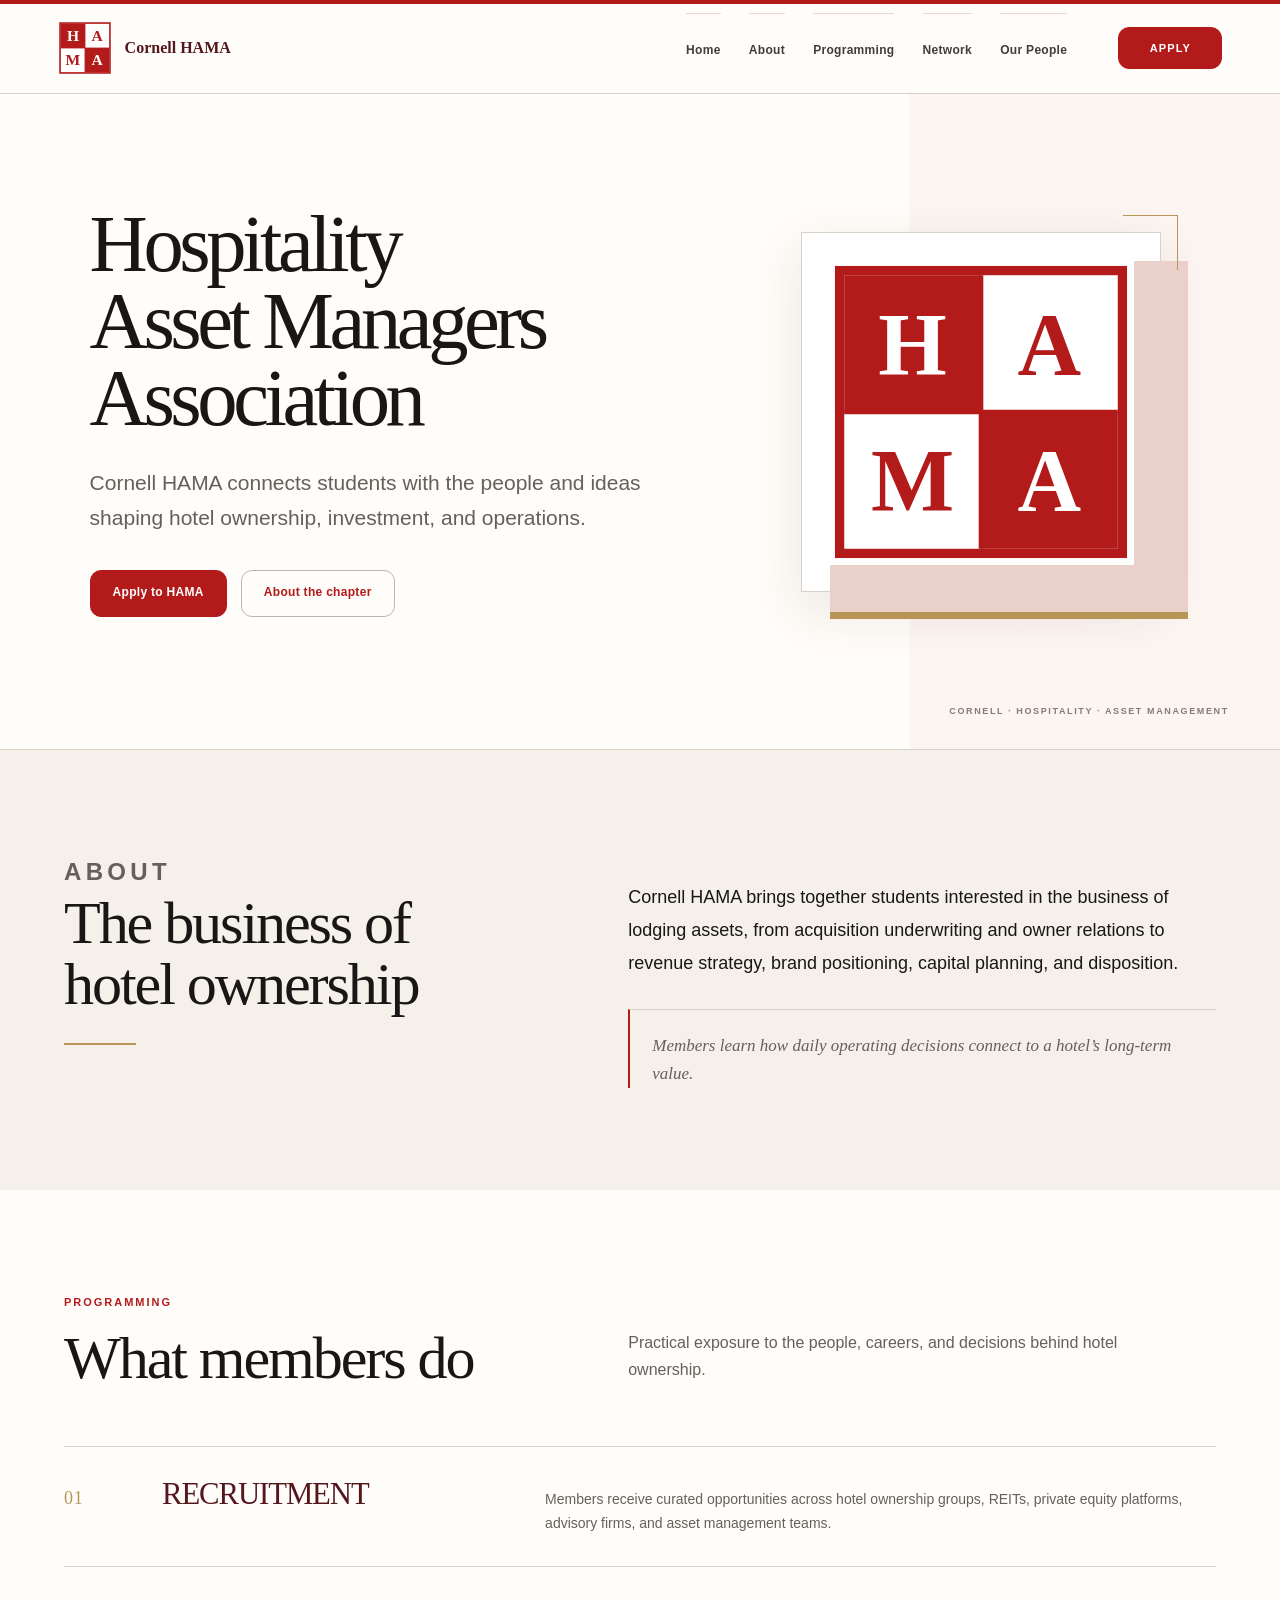
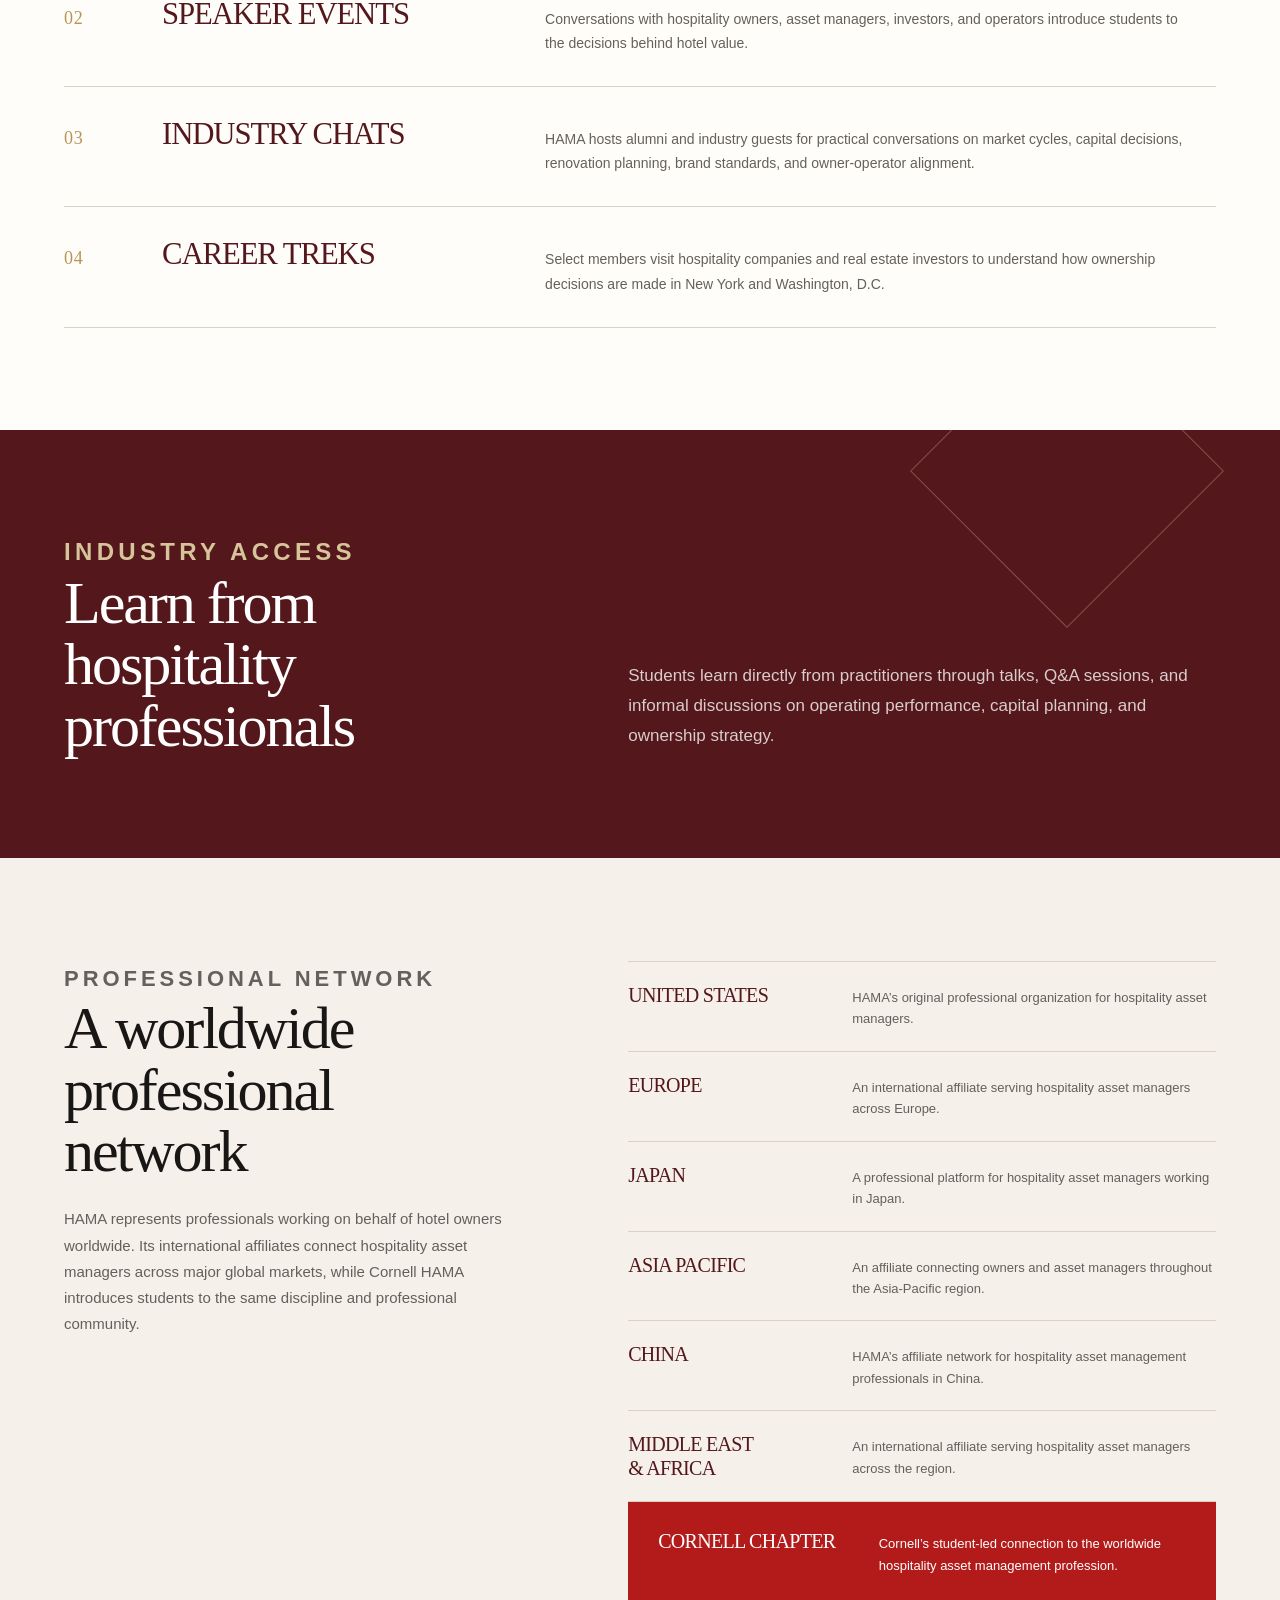
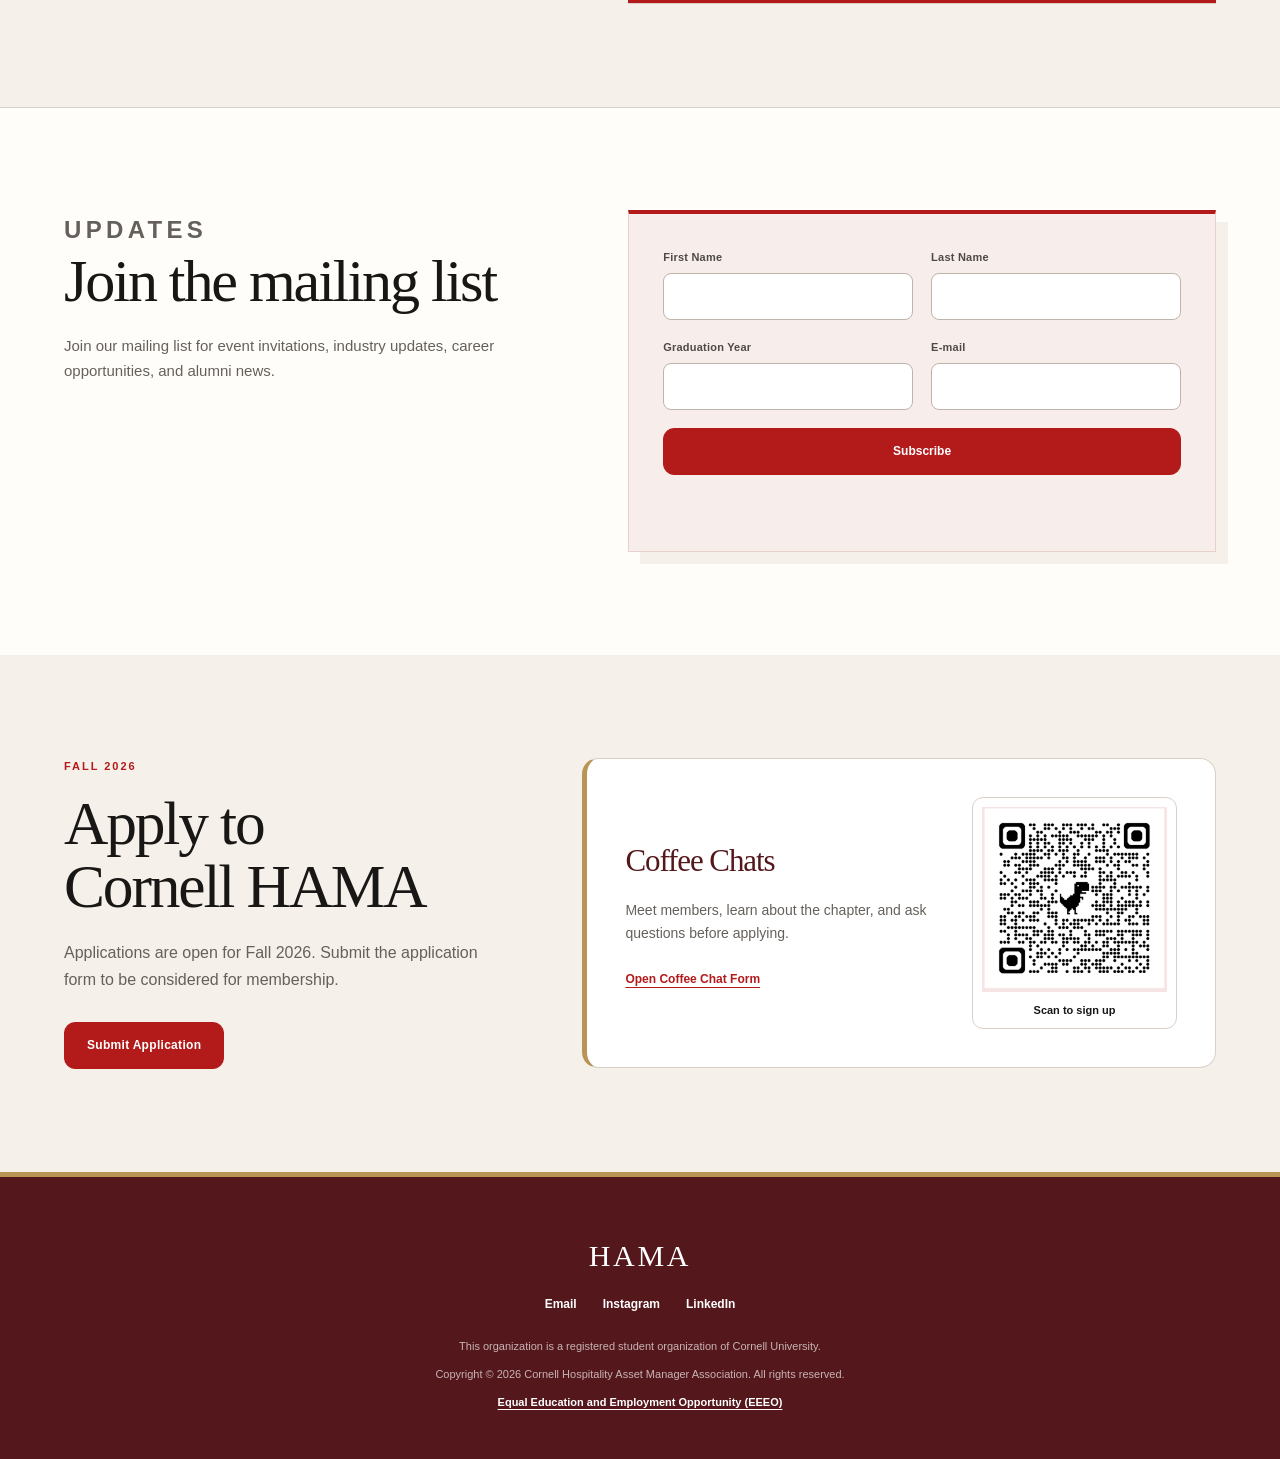
<file: index.html>
<!doctype html>
<html lang="en">
  <head>
    <meta charset="utf-8">
    <meta name="viewport" content="width=device-width, initial-scale=1">
    <title>Cornell Hospitality Asset Manager Association</title>
    <meta
      name="description"
      content="Cornell Hospitality Asset Manager Association connects students with hotel investment, operations, and asset management leaders."
    >
    <meta property="og:title" content="Cornell HAMA">
    <meta property="og:description" content="Cornell students exploring hotel ownership, investment, operations, and asset management.">
    <meta property="og:type" content="website">
    <meta property="og:url" content="https://cornellhama.com/">
    <meta property="og:image" content="https://cornellhama.com/assets/og-hama-2026.png">
    <meta property="og:image:alt" content="Cornell Hospitality Asset Management Association">
    <meta name="twitter:card" content="summary_large_image">
    <meta name="twitter:title" content="Cornell HAMA">
    <meta name="twitter:description" content="Cornell students exploring hotel ownership, investment, operations, and asset management.">
    <meta name="twitter:image" content="https://cornellhama.com/assets/og-hama-2026.png">
    <link rel="icon" href="assets/hama-mark.svg" type="image/svg+xml">
    <link rel="stylesheet" href="styles.css?v=20260830-2">
  <link rel="stylesheet" href="redesign.css?v=20260914-4">
  </head>
  <body>
    <a class="skip-link" href="#main">Skip to content</a>
    <header class="site-header" data-header>
      <a class="brand" href="/index.html#home" aria-label="Cornell HAMA home">
        <img class="brand-logo" src="assets/hama-mark.svg" alt="">
        <span class="brand-name" aria-hidden="true">Cornell HAMA</span>
      </a>

      <button class="menu-toggle" type="button" aria-expanded="false" aria-controls="site-nav" data-menu-toggle>
        <span></span>
        <span></span>
        <span></span>
        <span class="sr-only">Menu</span>
      </button>

      <nav class="site-nav" id="site-nav" data-nav>
        <a href="/index.html#home">Home</a>
        <a href="#about">About</a>
        <a href="#speaker-events">Programming</a>
        <a href="#network">Network</a>
        <a href="people.html">Our People</a>
      </nav>

      <a class="apply-link" href="#application">APPLY</a>
    </header>

    <main id="main">
      <section class="hero" id="home" aria-label="Cornell HAMA">
        <div class="hero-media" aria-hidden="true">
          <img src="assets/hama-mark.svg" alt="">
        </div>
        <div class="hero-content">
          <h1>Hospitality Asset Managers Association</h1>
          <p class="hero-deck">
            Cornell HAMA connects students with the people and ideas shaping hotel ownership, investment, and operations.
          </p>
          <div class="hero-actions">
            <a class="primary-action" href="#application">Apply to HAMA</a>
            <a class="text-action" href="#about">About the chapter</a>
          </div>
        </div>
        <a class="scroll-cue" href="#about" aria-label="Explore Cornell HAMA"><span></span></a>
      </section>

      <section class="section intro" id="about">
        <div class="section-inner intro-layout">
          <div>
            <p class="eyebrow">About</p>
            <h2>The business of hotel ownership</h2>
          </div>
          <div class="intro-copy">
            <p>
            Cornell HAMA brings together students interested in the business of lodging assets, from acquisition
            underwriting and owner relations to revenue strategy, brand positioning, capital planning, and disposition.
            </p>
            <p class="intro-note">Members learn how daily operating decisions connect to a hotel’s long-term value.</p>
          </div>
        </div>
      </section>

      <section class="section programming" id="speaker-events">
        <div class="section-inner">
          <div class="program-header">
            <p class="eyebrow">Programming</p>
            <h2>What members do</h2>
            <p>Practical exposure to the people, careers, and decisions behind hotel ownership.</p>
          </div>
          <div class="work-grid">
            <article>
              <h3>Recruitment</h3>
              <p>
                Members receive curated opportunities across hotel ownership groups, REITs, private equity platforms,
                advisory firms, and asset management teams.
              </p>
            </article>
            <article>
              <h3>Speaker Events</h3>
              <p>
                Conversations with hospitality owners, asset managers, investors, and operators introduce students to
                the decisions behind hotel value.
              </p>
            </article>
            <article>
              <h3>Industry Chats</h3>
              <p>
                HAMA hosts alumni and industry guests for practical conversations on market cycles, capital decisions,
                renovation planning, brand standards, and owner-operator alignment.
              </p>
            </article>
            <article>
              <h3>Career Treks</h3>
              <p>
                Select members visit hospitality companies and real estate investors to understand how ownership decisions
                are made in New York and Washington, D.C.
              </p>
            </article>
          </div>
        </div>
      </section>

      <section class="section feature-band" id="treks">
        <div class="section-inner split">
          <div>
            <p class="eyebrow">Industry access</p>
            <h2>Learn from hospitality professionals</h2>
          </div>
          <p>
            Students learn directly from practitioners through talks, Q&A sessions, and informal discussions on
            operating performance, capital planning, and ownership strategy.
          </p>
        </div>
      </section>

      <section class="section network" id="network">
        <div class="section-inner network-layout">
          <div>
            <p class="eyebrow">Professional network</p>
            <h2>A worldwide professional network</h2>
            <p>
              HAMA represents professionals working on behalf of hotel owners worldwide. Its international affiliates
              connect hospitality asset managers across major global markets, while Cornell HAMA introduces students
              to the same discipline and professional community.
            </p>
          </div>

          <div class="chapter-grid" aria-label="HAMA professional network and international affiliates">
            <article>
              <h3>United States</h3>
              <p>HAMA’s original professional organization for hospitality asset managers.</p>
            </article>
            <article>
              <h3>Europe</h3>
              <p>An international affiliate serving hospitality asset managers across Europe.</p>
            </article>
            <article>
              <h3>Japan</h3>
              <p>A professional platform for hospitality asset managers working in Japan.</p>
            </article>
            <article>
              <h3>Asia Pacific</h3>
              <p>An affiliate connecting owners and asset managers throughout the Asia-Pacific region.</p>
            </article>
            <article>
              <h3>China</h3>
              <p>HAMA’s affiliate network for hospitality asset management professionals in China.</p>
            </article>
            <article>
              <h3>Middle East &amp; Africa</h3>
              <p>An international affiliate serving hospitality asset managers across the region.</p>
            </article>
            <article class="student-chapter">
              <h3>Cornell Chapter</h3>
              <p>Cornell’s student-led connection to the worldwide hospitality asset management profession.</p>
            </article>
          </div>
        </div>
      </section>

      <section class="section subscribe" id="updates">
        <div class="section-inner subscribe-layout">
          <div>
            <p class="eyebrow">Updates</p>
            <h2>Join the mailing list</h2>
            <p>
              Join our mailing list for event invitations, industry updates, career opportunities, and alumni news.
            </p>
          </div>

          <form class="subscribe-form" data-subscribe-form>
            <label>
              <span>First Name</span>
              <input type="text" name="firstName" autocomplete="given-name" required>
            </label>
            <label>
              <span>Last Name</span>
              <input type="text" name="lastName" autocomplete="family-name" required>
            </label>
            <label>
              <span>Graduation Year</span>
              <input type="text" name="graduationYear" inputmode="numeric" required>
            </label>
            <label>
              <span>E-mail</span>
              <input type="email" name="email" autocomplete="email" required>
            </label>
            <button type="submit">Subscribe</button>
            <p class="form-message" role="status" data-form-message></p>
          </form>
        </div>
      </section>

      <section class="section application" id="application">
        <div class="section-inner application-layout">
          <div class="application-copy">
            <p class="eyebrow">Fall 2026</p>
            <h2>Apply to Cornell HAMA</h2>
            <p>
              Applications are open for Fall 2026. Submit the application form to be considered for membership.
            </p>
            <div class="application-actions">
              <a class="primary-action" href="https://docs.google.com/forms/d/e/1FAIpQLSeDBTwd5fsG9K4ZTGrbLpEl9aWUDxSmqP4gUa3wOyOoTvNU_A/viewform">Submit Application</a>
            </div>
          </div>
          <div class="coffee-chat-panel">
            <div>
              <h3>Coffee Chats</h3>
              <p>Meet members, learn about the chapter, and ask questions before applying.</p>
              <a class="coffee-chat-link" href="https://docs.google.com/forms/d/e/1FAIpQLSd3B0IlLyND5cadHlPByT5KsSlXl3irr79lGAq04WjVg733iw/viewform">Open Coffee Chat Form</a>
            </div>
            <a class="coffee-chat-qr" href="https://docs.google.com/forms/d/e/1FAIpQLSd3B0IlLyND5cadHlPByT5KsSlXl3irr79lGAq04WjVg733iw/viewform" aria-label="Open the Fall 2026 Cornell HAMA Coffee Chat form">
              <img src="assets/coffee-chat-qr.png" alt="QR code for the Fall 2026 Cornell HAMA Coffee Chat form">
              <span>Scan to sign up</span>
            </a>
          </div>
        </div>
      </section>

    </main>

    <footer class="site-footer">
      <div class="footer-socials" aria-label="Social links">
        <a href="mailto:hama@cornell.edu" aria-label="Email Cornell HAMA">Email</a>
        <a href="https://www.instagram.com/cornellhama/" aria-label="Instagram">Instagram</a>
        <a href="https://www.linkedin.com/company/hospitality-asset-managers-association-cornell-student-chapter/" aria-label="LinkedIn">LinkedIn</a>
      </div>
      <p>This organization is a registered student organization of Cornell University.</p>
      <p>Copyright © 2026 Cornell Hospitality Asset Manager Association. All rights reserved.</p>
      <a href="https://hr.cornell.edu/about/workplace-rights/equal-education-and-employment">Equal Education and Employment Opportunity (EEEO)</a>
    </footer>

    <script src="script.js?v=20260904-1"></script>
  </body>
</html>
</file>
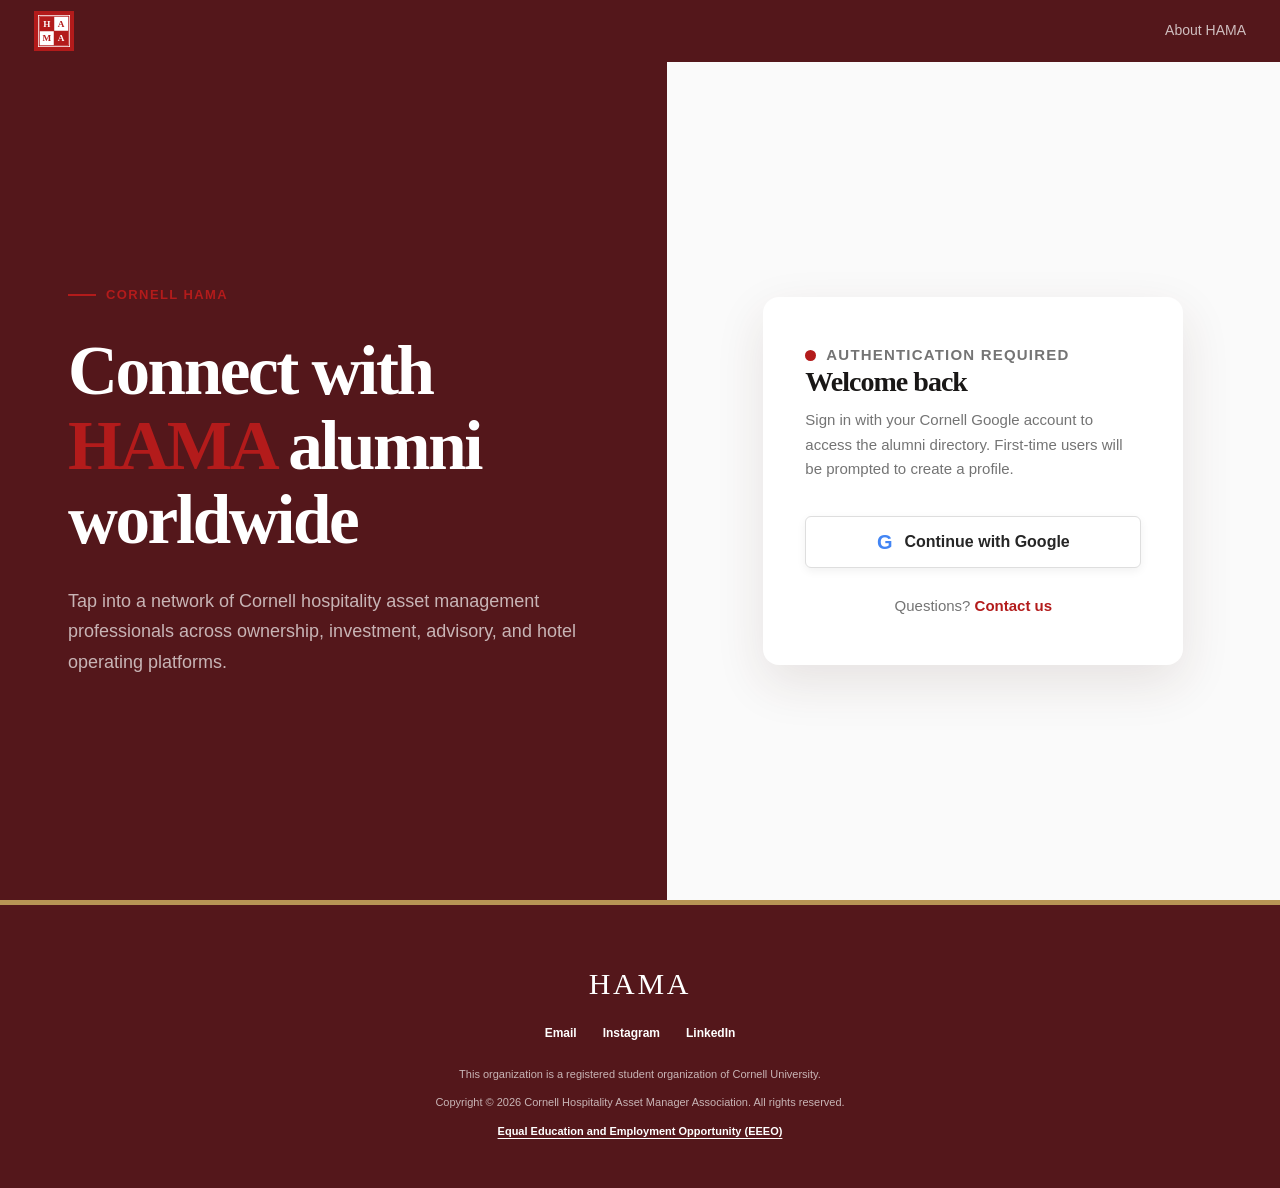
<file: alumni.html>
<!doctype html>
<html lang="en">
  <head>
    <meta charset="utf-8">
    <meta name="viewport" content="width=device-width, initial-scale=1">
    <title>Alumni Lobby | Cornell HAMA</title>
    <meta
      name="description"
      content="Cornell HAMA alumni lobby for hospitality asset management students and alumni."
    >
    <meta property="og:title" content="Alumni Lobby | Cornell HAMA">
    <meta property="og:description" content="Cornell HAMA alumni lobby for hospitality asset management students and alumni.">
    <meta property="og:type" content="website">
    <meta property="og:url" content="https://cornellhama.com/alumni.html">
    <meta property="og:image" content="https://cornellhama.com/assets/og-hama-2026.png">
    <meta property="og:image:alt" content="Cornell Hospitality Asset Management Association">
    <meta name="twitter:card" content="summary_large_image">
    <meta name="twitter:title" content="Alumni Lobby | Cornell HAMA">
    <meta name="twitter:description" content="Cornell HAMA alumni lobby for hospitality asset management students and alumni.">
    <meta name="twitter:image" content="https://cornellhama.com/assets/og-hama-2026.png">
    <link rel="icon" href="assets/hama-mark.svg" type="image/svg+xml">
    <link rel="stylesheet" href="styles.css?v=20260830-2">
  <link rel="stylesheet" href="redesign.css?v=20260914-4">
  </head>
  <body class="lobby-page">
    <a class="skip-link" href="#main">Skip to content</a>
    <header class="lobby-header">
      <a class="lobby-mark" href="/index.html#home" aria-label="Cornell HAMA home">
        <img src="assets/hama-mark.svg" alt="HAMA">
      </a>
      <a href="index.html#about">About HAMA</a>
    </header>

    <main class="lobby-main" id="main">
      <section class="lobby-intro" aria-label="Cornell HAMA Alumni Lobby">
        <div class="lobby-copy">
          <p class="lobby-kicker"><span></span>Cornell HAMA</p>
          <h1>Connect with <strong>HAMA</strong> alumni worldwide</h1>
          <p>
            Tap into a network of Cornell hospitality asset management professionals across ownership,
            investment, advisory, and hotel operating platforms.
          </p>
        </div>
      </section>

      <section class="lobby-auth" aria-label="Authentication">
        <div class="auth-card">
          <p class="auth-required"><span></span>Authentication Required</p>
          <h2>Welcome back</h2>
          <p>
            Sign in with your Cornell Google account to access the alumni directory. First-time users will be
            prompted to create a profile.
          </p>
          <a class="google-button" href="mailto:hama@cornell.edu?subject=HAMA%20Alumni%20Lobby%20Access">
            <span aria-hidden="true">G</span>
            Continue with Google
          </a>
          <p class="auth-help">Questions? <a href="mailto:hama@cornell.edu">Contact us</a></p>
        </div>
      </section>
    </main>

    <footer class="site-footer">
      <div class="footer-socials" aria-label="Social links">
        <a href="mailto:hama@cornell.edu" aria-label="Email Cornell HAMA">Email</a>
        <a href="https://www.instagram.com/cornellhama/" aria-label="Instagram">Instagram</a>
        <a href="https://www.linkedin.com/company/hospitality-asset-managers-association-cornell-student-chapter/" aria-label="LinkedIn">LinkedIn</a>
      </div>
      <p>This organization is a registered student organization of Cornell University.</p>
      <p>Copyright © 2026 Cornell Hospitality Asset Manager Association. All rights reserved.</p>
      <a href="https://hr.cornell.edu/about/workplace-rights/equal-education-and-employment">Equal Education and Employment Opportunity (EEEO)</a>
    </footer>
  </body>
</html>
</file>
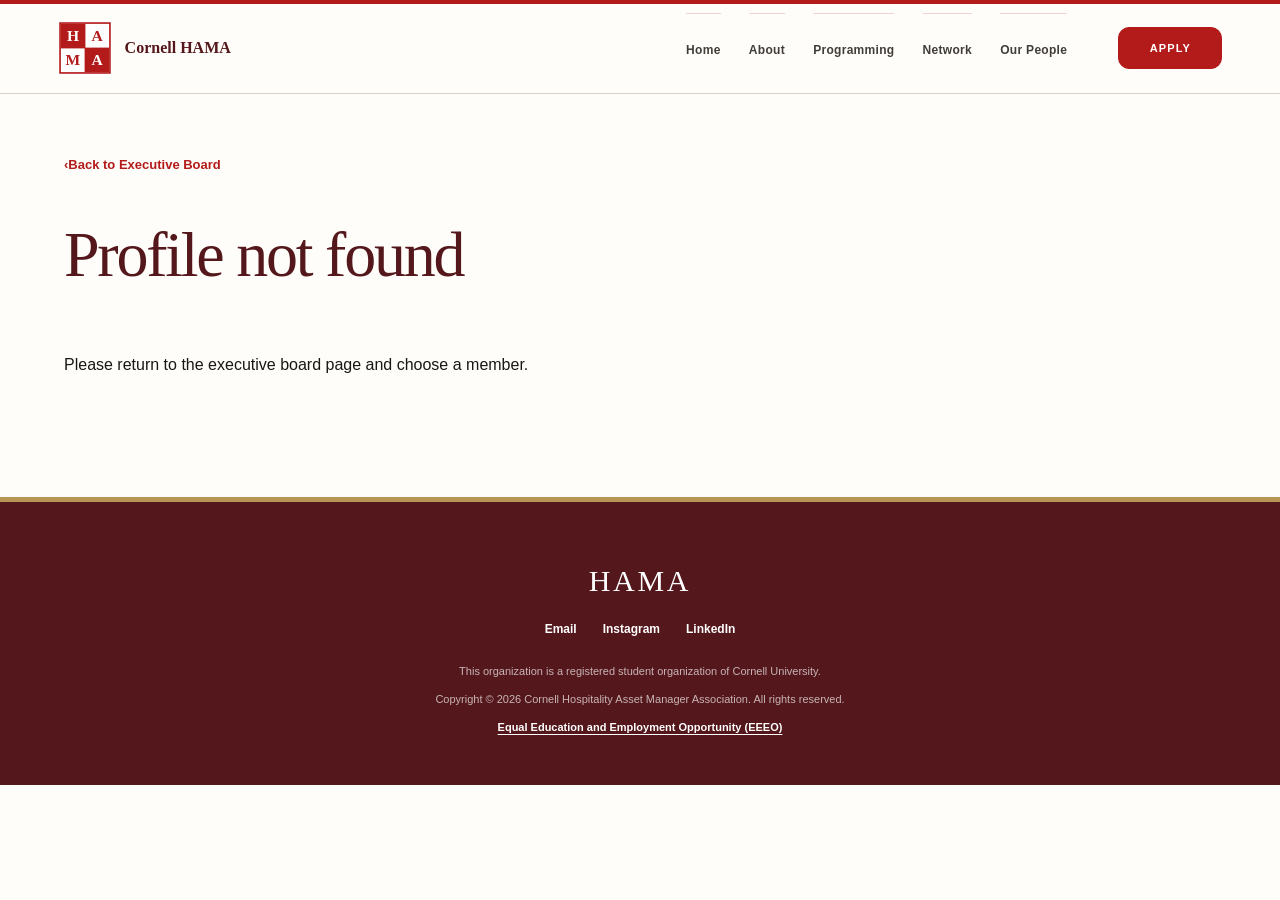
<file: person.html>
<!doctype html>
<html lang="en">
  <head>
    <meta charset="utf-8">
    <meta name="viewport" content="width=device-width, initial-scale=1">
    <title>Profile | Cornell HAMA</title>
    <meta
      name="description"
      content="Cornell HAMA executive board member profile."
    >
    <meta property="og:title" content="Profile | Cornell HAMA">
    <meta property="og:description" content="Cornell HAMA executive board member profile.">
    <meta property="og:type" content="profile">
    <meta property="og:url" content="https://cornellhama.com/person.html">
    <meta property="og:image" content="https://cornellhama.com/assets/og-hama-2026.png">
    <meta property="og:image:alt" content="Cornell Hospitality Asset Management Association">
    <meta name="twitter:card" content="summary_large_image">
    <meta name="twitter:title" content="Profile | Cornell HAMA">
    <meta name="twitter:description" content="Cornell HAMA executive board member profile.">
    <meta name="twitter:image" content="https://cornellhama.com/assets/og-hama-2026.png">
    <link rel="icon" href="assets/hama-mark.svg" type="image/svg+xml">
    <link rel="stylesheet" href="styles.css?v=20260830-2">
  <link rel="stylesheet" href="redesign.css?v=20260914-4">
  </head>
  <body>
    <a class="skip-link" href="#main">Skip to content</a>
    <header class="site-header" data-header>
      <a class="brand" href="/index.html#home" aria-label="Cornell HAMA home">
        <img class="brand-logo" src="assets/hama-mark.svg" alt="">
        <span class="brand-name" aria-hidden="true">Cornell HAMA</span>
      </a>

      <button class="menu-toggle" type="button" aria-expanded="false" aria-controls="site-nav" data-menu-toggle>
        <span></span>
        <span></span>
        <span></span>
        <span class="sr-only">Menu</span>
      </button>

      <nav class="site-nav" id="site-nav" data-nav>
        <a href="/index.html#home">Home</a>
        <a href="index.html#about">About</a>
        <a href="index.html#speaker-events">Programming</a>
        <a href="index.html#network">Network</a>
        <a href="people.html">Our People</a>
      </nav>

      <a class="apply-link" href="index.html#application">APPLY</a>
    </header>

    <main id="main">
      <section class="profile-page" data-profile-page>
        <div class="section-inner profile-layout">
          <img class="profile-photo" data-profile-image src="" alt="">
          <div class="profile-content">
            <a class="back-link" href="people.html#people" aria-label="Back to executive board">‹</a>
            <h1 data-profile-name>Profile</h1>
            <dl data-profile-details></dl>
            <div class="profile-links">
              <a class="linkedin-link" data-profile-linkedin href="#" target="_blank" rel="noopener">LinkedIn</a>
              <a class="person-email" data-profile-email href=""></a>
            </div>
          </div>
        </div>
      </section>
    </main>

    <footer class="site-footer">
      <div class="footer-socials" aria-label="Social links">
        <a href="mailto:hama@cornell.edu" aria-label="Email Cornell HAMA">Email</a>
        <a href="https://www.instagram.com/cornellhama/" aria-label="Instagram">Instagram</a>
        <a href="https://www.linkedin.com/company/hospitality-asset-managers-association-cornell-student-chapter/" aria-label="LinkedIn">LinkedIn</a>
      </div>
      <p>This organization is a registered student organization of Cornell University.</p>
      <p>Copyright © 2026 Cornell Hospitality Asset Manager Association. All rights reserved.</p>
      <a href="https://hr.cornell.edu/about/workplace-rights/equal-education-and-employment">Equal Education and Employment Opportunity (EEEO)</a>
    </footer>

    <script src="people-data.js?v=20260827-6"></script>
    <script src="profile.js?v=20260830-1"></script>
    <script src="script.js?v=20260904-1"></script>
  </body>
</html>
</file>
<file: styles.css>
:root {
  --cornell-red: #b31b1b;
  --cornell-red-dark: #871515;
  --ink: #161616;
  --muted: #5d5d5d;
  --line: #d8d8d8;
  --paper: #ffffff;
  --soft: #f6f6f4;
  --deep: #1f2428;
  --shadow: 0 18px 42px rgba(0, 0, 0, 0.08);
}

* {
  box-sizing: border-box;
}

html {
  scroll-behavior: smooth;
}

body {
  margin: 0;
  color: var(--ink);
  background: var(--paper);
  font-family: Arial, Helvetica, sans-serif;
  line-height: 1.5;
  text-rendering: optimizeLegibility;
}

a {
  color: inherit;
  text-decoration: none;
}

img {
  display: block;
  max-width: 100%;
}

a:focus-visible,
button:focus-visible,
input:focus-visible {
  outline: 3px solid rgba(179, 27, 27, 0.28);
  outline-offset: 4px;
}

.skip-link {
  position: fixed;
  z-index: 100;
  top: 12px;
  left: 12px;
  transform: translateY(-160%);
  padding: 10px 14px;
  color: #fff;
  background: var(--cornell-red);
  font-weight: 800;
  transition: transform 160ms ease;
}

.skip-link:focus {
  transform: translateY(0);
}

.sr-only {
  position: absolute;
  width: 1px;
  height: 1px;
  padding: 0;
  overflow: hidden;
  clip: rect(0, 0, 0, 0);
  white-space: nowrap;
  border: 0;
}

.site-header {
  position: sticky;
  z-index: 20;
  top: 0;
  left: 0;
  width: 100%;
  min-height: 96px;
  display: grid;
  grid-template-columns: auto minmax(0, 1fr) auto;
  align-items: center;
  gap: clamp(16px, 2vw, 28px);
  padding: 14px clamp(22px, 4vw, 52px);
  color: var(--cornell-red);
  background: rgba(255, 255, 255, 0.98);
  border-bottom: 3px solid var(--cornell-red);
  transition: background 180ms ease, box-shadow 180ms ease, min-height 180ms ease;
}

.site-header.is-scrolled,
.site-header.is-open {
  background: rgba(255, 255, 255, 0.98);
  box-shadow: 0 8px 22px rgba(0, 0, 0, 0.08);
}

.brand {
  display: inline-flex;
  align-items: center;
  justify-content: center;
  width: 72px;
  height: 72px;
  min-width: 0;
}

.brand-logo {
  display: block;
  width: 100%;
  height: 100%;
  object-fit: contain;
}

.site-nav {
  display: flex;
  align-items: center;
  justify-content: flex-end;
  gap: clamp(12px, 1.6vw, 22px);
  font-size: 13px;
  font-weight: 700;
  text-transform: uppercase;
  white-space: nowrap;
}

.site-nav a,
.apply-link {
  transition: color 160ms ease, background 160ms ease, border-color 160ms ease, transform 160ms ease;
}

.site-nav > a,
.nav-item > a {
  position: relative;
  padding: 8px 0;
}

.site-nav > a::after,
.nav-item > a::after {
  position: absolute;
  right: 0;
  bottom: 2px;
  left: 0;
  height: 2px;
  content: "";
  background: currentColor;
  transform: scaleX(0);
  transform-origin: center;
  transition: transform 160ms ease;
}

.site-nav > a:hover::after,
.site-nav > a:focus-visible::after,
.nav-item > a:hover::after,
.nav-item > a:focus-visible::after {
  transform: scaleX(1);
}

.nav-item {
  position: relative;
  display: inline-flex;
  align-items: center;
  min-height: 46px;
}

.subnav {
  position: absolute;
  top: 100%;
  left: 50%;
  min-width: 160px;
  display: none;
  transform: translateX(-50%);
  padding: 12px 18px;
  background: #fff;
  border-top: 3px solid var(--cornell-red);
  box-shadow: 0 14px 28px rgba(0, 0, 0, 0.12);
}

.subnav a {
  display: block;
  padding: 8px 0;
}

.nav-item:hover .subnav,
.nav-item:focus-within .subnav {
  display: block;
}

.site-nav a:hover,
.site-nav a:focus-visible {
  color: #7c1111;
}

.apply-link {
  display: inline-flex;
  align-items: center;
  justify-content: center;
  min-width: 98px;
  min-height: 42px;
  padding: 11px 20px;
  border: 2px solid var(--cornell-red);
  border-radius: 999px;
  font-size: 13px;
  font-weight: 800;
  text-transform: uppercase;
}

.apply-link:hover,
.apply-link:focus-visible {
  color: #fff;
  background: var(--cornell-red);
  transform: translateY(-1px);
}

.menu-toggle {
  display: none;
  width: 44px;
  height: 44px;
  padding: 10px;
  border: 1px solid var(--cornell-red);
  background: transparent;
  color: var(--cornell-red);
}

.menu-toggle span:not(.sr-only) {
  display: block;
  height: 2px;
  margin: 5px 0;
  background: currentColor;
}

.hero {
  position: relative;
  min-height: min(760px, 74vh);
  display: flex;
  align-items: center;
  justify-content: center;
  padding: 96px 24px;
  color: var(--ink);
  text-align: center;
  background: #fff;
  border-bottom: 1px solid var(--line);
}

.hero-overlay {
  display: none;
}

.hero-content {
  position: relative;
  width: min(980px, 100%);
}

.eyebrow {
  margin: 0 0 18px;
  color: var(--cornell-red);
  font-size: 14px;
  font-weight: 800;
  letter-spacing: 0;
  text-transform: uppercase;
}

.hero .eyebrow {
  color: #fff;
}

h1,
h2,
h3 {
  overflow-wrap: normal;
  text-wrap: balance;
  word-break: normal;
}

dd,
.person-contact {
  overflow-wrap: anywhere;
}

h1 {
  margin: 0;
  color: var(--cornell-red);
  font-size: clamp(44px, 8vw, 94px);
  line-height: 0.96;
  font-weight: 800;
  letter-spacing: 0;
  text-transform: uppercase;
}

.hero p:last-child {
  width: min(710px, 100%);
  margin: 28px auto 0;
  font-size: clamp(18px, 2.3vw, 27px);
  font-weight: 600;
}

.section {
  padding: clamp(58px, 7vw, 88px) clamp(20px, 4vw, 44px);
}

.section-inner {
  width: min(1180px, 100%);
  margin: 0 auto;
}

.narrow {
  width: min(940px, 100%);
  text-align: center;
}

h2 {
  margin: 0 0 22px;
  font-size: clamp(34px, 5vw, 62px);
  line-height: 1;
  text-transform: uppercase;
}

.intro p,
.feature-band p,
.subscribe p {
  margin: 0;
  color: var(--muted);
  font-size: clamp(18px, 2vw, 24px);
}

.section-heading {
  width: min(980px, 100%);
  margin: 0 auto clamp(42px, 5vw, 64px);
  text-align: center;
}

.section-heading h2 {
  margin-bottom: 16px;
  color: var(--ink);
  font-size: clamp(42px, 5vw, 64px);
  font-weight: 500;
  text-transform: none;
}

.section-heading span {
  display: block;
  width: 58px;
  height: 4px;
  margin: 0 auto 18px;
  background: var(--cornell-red);
}

.section-heading p {
  width: min(760px, 100%);
  margin: 0 auto;
  color: var(--ink);
  font-size: 18px;
}

.interior-hero {
  padding-top: clamp(58px, 6vw, 82px);
  padding-bottom: 18px;
  background: #fff;
}

.interior-hero .section-heading {
  margin-bottom: 0;
}

.interior-hero h1 {
  color: var(--ink);
  font-size: clamp(54px, 8vw, 96px);
  font-weight: 600;
  line-height: 1;
  text-transform: none;
}

.people {
  padding-top: clamp(42px, 5vw, 62px);
  background: #fff;
}

.people .section-inner {
  width: min(1580px, 100%);
}

.people-grid {
  display: grid;
  grid-template-columns: repeat(auto-fit, minmax(190px, 1fr));
  gap: clamp(48px, 7vw, 86px) clamp(26px, 4vw, 54px);
  align-items: start;
}

.person-card {
  display: grid;
  gap: 14px;
  align-content: start;
  color: inherit;
  transition: transform 180ms ease, color 180ms ease;
}

.person-card:hover,
.person-card:focus-visible {
  transform: translateY(-4px);
}

.person-card img {
  width: 100%;
  aspect-ratio: 1 / 1;
  object-fit: cover;
  object-position: center 34%;
  background: var(--soft);
  border: 1px solid rgba(0, 0, 0, 0.06);
  transition: box-shadow 180ms ease, filter 180ms ease;
}

.person-card:hover img,
.person-card:focus-visible img {
  box-shadow: var(--shadow);
  filter: saturate(1.04);
}

.person-card.is-president img {
  border-color: rgba(179, 27, 27, 0.32);
}

.person-card h3 {
  margin: 0 0 3px;
  color: var(--cornell-red);
  font-size: clamp(18px, 1.4vw, 21px);
  line-height: 1.1;
}

.person-card p,
.person-detail dd,
.person-email {
  display: block;
  margin: 0;
  color: var(--ink);
  font-size: 14px;
  line-height: 1.25;
}

.person-email {
  color: var(--cornell-red);
  font-weight: 700;
}

.person-role {
  font-size: clamp(15px, 1.1vw, 17px);
  font-weight: 800;
}

.person-major {
  font-weight: 800;
}

.person-contact {
  color: var(--muted);
}

.person-detail {
  display: none;
  padding: 76px 36px 96px;
  background: #fff;
  scroll-margin-top: 126px;
}

.person-detail:target {
  display: block;
}

.person-detail-layout {
  display: grid;
  grid-template-columns: minmax(320px, 1fr) minmax(300px, 0.72fr);
  gap: clamp(48px, 8vw, 118px);
  align-items: start;
}

.person-detail-layout > img {
  width: 100%;
  aspect-ratio: 16 / 10;
  object-fit: cover;
  object-position: center 34%;
}

.person-detail-content {
  padding-top: 4px;
}

.back-link {
  width: 42px;
  height: 42px;
  display: inline-grid;
  place-items: center;
  margin-bottom: 34px;
  border: 1px solid rgba(179, 27, 27, 0.58);
  border-radius: 6px;
  color: var(--cornell-red);
  font-size: 34px;
  line-height: 1;
}

.back-link:hover,
.back-link:focus-visible {
  color: #fff;
  background: var(--cornell-red);
}

.person-detail h2 {
  margin: 0 0 38px;
  color: var(--cornell-red);
  font-size: clamp(44px, 5vw, 76px);
  line-height: 0.98;
  text-transform: none;
}

.person-detail dl {
  display: grid;
  gap: 22px;
  margin: 0 0 34px;
}

.person-detail dl div {
  display: grid;
  grid-template-columns: max-content minmax(0, 1fr);
  column-gap: 6px;
  align-items: baseline;
}

.person-detail dt {
  color: var(--ink);
  font-size: 18px;
  font-weight: 900;
  text-transform: uppercase;
}

.person-detail dd {
  color: var(--muted);
  font-weight: 700;
}

.profile-page {
  padding: clamp(60px, 7vw, 92px) clamp(20px, 4vw, 44px) clamp(76px, 8vw, 108px);
  background: #fff;
}

.profile-layout {
  display: grid;
  grid-template-columns: minmax(360px, 1.06fr) minmax(320px, 0.72fr);
  gap: clamp(48px, 8vw, 118px);
  align-items: start;
}

.profile-photo {
  width: 100%;
  aspect-ratio: 4 / 3;
  object-fit: cover;
  object-position: center 34%;
  background: var(--soft);
}

.profile-content {
  padding-top: 4px;
}

.profile-content h1,
.profile-missing h1 {
  margin: 0 0 38px;
  color: var(--cornell-red);
  font-size: clamp(44px, 5vw, 76px);
  line-height: 0.98;
  text-transform: none;
}

.profile-content dl {
  display: grid;
  gap: 20px;
  margin: 0 0 34px;
}

.profile-content dl div {
  display: grid;
  grid-template-columns: max-content minmax(0, 1fr);
  column-gap: 6px;
  align-items: baseline;
}

.profile-content dt {
  color: var(--ink);
  font-size: 18px;
  font-weight: 900;
  text-transform: uppercase;
}

.profile-content dd {
  margin: 0;
  color: var(--muted);
  font-size: 17px;
  font-weight: 700;
}

.profile-links {
  display: grid;
  gap: 12px;
  justify-items: start;
}

.linkedin-link {
  display: inline-flex;
  align-items: center;
  justify-content: center;
  color: #000;
  font-size: 17px;
  font-weight: 800;
  line-height: 1.25;
}

.linkedin-link::before {
  content: "in";
  display: inline-grid;
  place-items: center;
  width: 24px;
  height: 24px;
  margin-right: 10px;
  color: #fff;
  background: #0a66c2;
  border-radius: 3px;
  font-size: 14px;
  font-weight: 900;
}

.linkedin-link:hover,
.linkedin-link:focus-visible {
  color: var(--cornell-red);
}

.profile-missing {
  display: grid;
  gap: 18px;
}

.work-grid {
  display: grid;
  grid-template-columns: repeat(4, minmax(0, 1fr));
  gap: 0;
  padding-top: 0;
}

.work-grid article {
  min-height: 300px;
  padding: 42px 30px;
  border-top: 1px solid var(--line);
  border-right: 1px solid var(--line);
  border-bottom: 1px solid var(--line);
  transition: background 180ms ease, transform 180ms ease;
}

.work-grid article:first-child {
  border-left: 1px solid var(--line);
}

.work-grid h3 {
  margin: 0 0 22px;
  color: var(--cornell-red);
  font-size: clamp(24px, 3vw, 34px);
  line-height: 1.08;
  text-transform: uppercase;
}

.work-grid article:hover {
  background: var(--soft);
}

.work-grid p {
  margin: 0;
  color: var(--muted);
  font-size: 16px;
}

.feature-band {
  color: #fff;
  background:
    linear-gradient(90deg, rgba(20, 20, 20, 0.9), rgba(82, 21, 27, 0.72)),
    #52151b;
  background-position: center;
  background-size: cover;
}

.feature-band .eyebrow,
.feature-band p {
  color: #fff;
}

.network {
  background: #fff;
}

.network-layout {
  display: grid;
  grid-template-columns: minmax(300px, 0.8fr) minmax(420px, 1.2fr);
  gap: 60px;
  align-items: start;
}

.network-layout > div:first-child {
  position: sticky;
  top: 120px;
}

.network-layout p {
  margin: 0;
  color: var(--muted);
  font-size: clamp(17px, 1.8vw, 22px);
}

.chapter-grid {
  display: grid;
  grid-template-columns: repeat(2, minmax(0, 1fr));
  border-top: 1px solid var(--line);
  border-left: 1px solid var(--line);
}

.chapter-grid article {
  min-height: 240px;
  padding: 30px;
  border-right: 1px solid var(--line);
  border-bottom: 1px solid var(--line);
}

.chapter-grid span {
  display: block;
  margin-bottom: 36px;
  color: var(--cornell-red);
  font-size: 13px;
  font-weight: 800;
}

.chapter-grid h3 {
  margin: 0 0 16px;
  font-size: clamp(22px, 2.4vw, 31px);
  line-height: 1.05;
  text-transform: uppercase;
}

.chapter-grid p {
  font-size: 15px;
}

.split {
  display: grid;
  grid-template-columns: minmax(280px, 0.85fr) minmax(280px, 1fr);
  align-items: center;
  gap: 54px;
}

.subscribe {
  background: var(--soft);
}

.subscribe-layout {
  display: grid;
  grid-template-columns: minmax(280px, 0.75fr) minmax(320px, 1fr);
  gap: 54px;
  align-items: start;
}

.subscribe-form {
  display: grid;
  grid-template-columns: repeat(2, minmax(0, 1fr));
  gap: 20px;
}

.subscribe-form label {
  display: grid;
  gap: 8px;
  color: var(--muted);
  font-size: 13px;
  font-weight: 700;
  text-transform: uppercase;
}

.subscribe-form input {
  width: 100%;
  min-height: 48px;
  padding: 12px 14px;
  border: 1px solid #a9a9a9;
  border-radius: 0;
  background: #fff;
  color: var(--ink);
  font: inherit;
}

.subscribe-form input:focus {
  border-color: var(--cornell-red);
}

.subscribe-form button {
  grid-column: span 2;
  min-height: 52px;
  border: 2px solid var(--cornell-red);
  background: var(--cornell-red);
  color: #fff;
  font: inherit;
  font-weight: 800;
  text-transform: uppercase;
  cursor: pointer;
}

.subscribe-form button:hover,
.subscribe-form button:focus-visible {
  background: var(--cornell-red-dark);
  border-color: var(--cornell-red-dark);
}

.form-message {
  grid-column: span 2;
  min-height: 24px;
  margin: 0;
  color: var(--cornell-red);
  font-size: 15px;
  font-weight: 700;
}

.link-row {
  display: grid;
  grid-template-columns: 1fr;
  padding-top: 0;
  padding-bottom: 0;
}

.link-row a {
  min-height: 122px;
  display: grid;
  place-items: center;
  padding: 28px;
  border-top: 1px solid var(--line);
  border-right: 1px solid var(--line);
  color: var(--cornell-red);
  font-size: clamp(22px, 3vw, 36px);
  font-weight: 800;
  text-align: center;
  text-transform: uppercase;
}

.link-row a:first-child {
  border-left: 1px solid var(--line);
}

.link-row a:hover,
.link-row a:focus-visible {
  color: #fff;
  background: var(--cornell-red);
}

.site-footer {
  display: grid;
  gap: 14px;
  justify-items: center;
  padding: 54px 24px 66px;
  color: #fff;
  background: var(--deep);
  text-align: center;
}

.site-footer p {
  margin: 0;
  color: rgba(255, 255, 255, 0.76);
  font-size: 14px;
}

.site-footer > a {
  color: #fff;
  font-weight: 700;
  text-decoration: underline;
  text-underline-offset: 4px;
}

.footer-socials {
  display: flex;
  gap: 20px;
  flex-wrap: wrap;
  justify-content: center;
  margin-bottom: 8px;
}

.footer-socials a {
  font-weight: 800;
  text-transform: uppercase;
}

.lobby-page {
  min-height: 100vh;
  background: #0f0f0f;
}

.lobby-header {
  position: fixed;
  z-index: 10;
  top: 0;
  left: 0;
  width: 100%;
  height: 62px;
  display: flex;
  align-items: center;
  justify-content: space-between;
  padding: 12px 34px;
  color: rgba(255, 255, 255, 0.72);
  background: #111;
  font-size: 14px;
}

.lobby-mark {
  display: inline-grid;
  place-items: center;
  width: 40px;
  height: 40px;
  background: var(--cornell-red);
}

.lobby-mark img {
  width: 32px;
  height: 32px;
  object-fit: contain;
}

.lobby-header a:hover,
.lobby-header a:focus-visible {
  color: #fff;
}

.lobby-main {
  min-height: 100vh;
  display: grid;
  grid-template-columns: minmax(0, 1fr) minmax(430px, 0.92fr);
  padding-top: 62px;
}

.lobby-intro {
  display: flex;
  align-items: center;
  padding: 72px 68px;
  color: #fff;
  background:
    radial-gradient(circle at 82% 12%, rgba(179, 27, 27, 0.24), transparent 24%),
    radial-gradient(circle at 12% 100%, rgba(179, 27, 27, 0.18), transparent 20%),
    #111;
}

.lobby-copy {
  width: min(610px, 100%);
}

.lobby-kicker {
  display: flex;
  align-items: center;
  gap: 10px;
  margin: 0 0 28px;
  color: var(--cornell-red);
  font-size: 13px;
  font-weight: 900;
  letter-spacing: 1.4px;
  text-transform: uppercase;
}

.lobby-kicker span {
  width: 28px;
  height: 2px;
  background: var(--cornell-red);
}

.lobby-copy h1 {
  margin: 0;
  color: #fff;
  font-family: Georgia, "Times New Roman", serif;
  font-size: clamp(42px, 5.4vw, 72px);
  font-weight: 700;
  line-height: 1.08;
  text-transform: none;
}

.lobby-copy h1 strong {
  color: var(--cornell-red);
  font-weight: inherit;
}

.lobby-copy > p:last-child {
  width: min(520px, 100%);
  margin: 28px 0 0;
  color: rgba(255, 255, 255, 0.68);
  font-size: 18px;
  line-height: 1.7;
}

.lobby-auth {
  display: grid;
  place-items: center;
  padding: 72px 48px;
  background: #fafafa;
}

.auth-card {
  width: min(420px, 100%);
  padding: 46px 42px;
  border-radius: 24px;
  background: #fff;
  box-shadow: 0 22px 48px rgba(0, 0, 0, 0.18);
}

.auth-required {
  display: flex;
  align-items: center;
  gap: 10px;
  margin: 0 0 18px;
  color: var(--cornell-red);
  font-size: 12px;
  font-weight: 900;
  letter-spacing: 1.2px;
  text-transform: uppercase;
}

.auth-required span {
  width: 11px;
  height: 11px;
  border-radius: 999px;
  background: var(--cornell-red);
}

.auth-card h2 {
  margin: 0 0 12px;
  color: var(--ink);
  font-family: Georgia, "Times New Roman", serif;
  font-size: 28px;
  font-weight: 700;
  text-transform: none;
}

.auth-card p {
  margin: 0;
  color: #747474;
  font-size: 15px;
}

.google-button {
  min-height: 52px;
  display: flex;
  align-items: center;
  justify-content: center;
  gap: 12px;
  margin: 34px 0 26px;
  border: 1px solid #dedede;
  border-radius: 6px;
  color: #262626;
  background: #fff;
  font-weight: 800;
  box-shadow: 0 3px 10px rgba(0, 0, 0, 0.06);
}

.google-button span {
  color: #4285f4;
  font-size: 20px;
  font-weight: 900;
}

.google-button:hover,
.google-button:focus-visible {
  border-color: var(--cornell-red);
}

.auth-help {
  text-align: center;
  font-size: 12px;
}

.auth-help a {
  color: var(--cornell-red);
  font-weight: 700;
}

@media (max-width: 1320px) {
  .site-header {
    grid-template-columns: auto minmax(0, 1fr) auto;
    padding: 14px 22px;
  }

  .brand {
    width: 68px;
    height: 68px;
  }

  .menu-toggle {
    display: block;
    justify-self: end;
  }

  .site-nav {
    position: absolute;
    top: 100%;
    left: 0;
    width: 100%;
    display: none;
    flex-direction: column;
    align-items: stretch;
    gap: 0;
    padding: 10px 22px 20px;
    background: rgba(255, 255, 255, 0.98);
  }

  .site-header.is-open .site-nav {
    display: flex;
  }

  .site-nav a {
    padding: 14px 0;
    border-top: 1px solid rgba(179, 27, 27, 0.18);
  }

  .nav-item {
    display: block;
    min-height: 0;
  }

  .subnav {
    position: static;
    display: block;
    min-width: 0;
    transform: none;
    padding: 0 0 0 18px;
    border-top: 0;
    box-shadow: none;
  }

  .subnav a {
    padding: 12px 0;
  }
}

@media (max-width: 1120px) {
  .site-header {
    grid-template-columns: auto minmax(0, 1fr) auto;
    padding: 14px 22px;
  }

  .brand {
    width: 68px;
    height: 68px;
  }

  .menu-toggle {
    display: block;
    justify-self: end;
  }

  .site-nav {
    position: absolute;
    top: 100%;
    left: 0;
    width: 100%;
    display: none;
    flex-direction: column;
    align-items: stretch;
    gap: 0;
    padding: 10px 22px 20px;
    background: rgba(255, 255, 255, 0.98);
  }

  .site-header.is-open .site-nav {
    display: flex;
  }

  .site-nav a {
    padding: 14px 0;
    border-top: 1px solid rgba(179, 27, 27, 0.18);
  }

  .nav-item {
    display: block;
    min-height: 0;
  }

  .subnav {
    position: static;
    display: block;
    min-width: 0;
    transform: none;
    padding: 0 0 0 18px;
    border-top: 0;
    box-shadow: none;
  }

  .subnav a {
    padding: 12px 0;
  }

  .work-grid {
    grid-template-columns: repeat(2, minmax(0, 1fr));
  }

  .people-grid {
    grid-template-columns: repeat(3, minmax(0, 1fr));
    gap: 54px 30px;
  }

  .person-detail-layout {
    grid-template-columns: 1fr;
    gap: 34px;
  }

  .profile-layout {
    grid-template-columns: 1fr;
    gap: 34px;
  }

  .network-layout {
    grid-template-columns: 1fr;
  }

  .network-layout > div:first-child {
    position: static;
  }

  .lobby-main {
    grid-template-columns: 1fr;
  }

  .lobby-intro,
  .lobby-auth {
    min-height: 50vh;
  }
}

@media (max-width: 760px) {
  .site-header {
    grid-template-columns: auto minmax(0, 1fr) auto;
    gap: 12px;
    min-height: 72px;
    padding: 12px 16px;
  }

  .brand-logo {
    width: 100%;
  }

  .brand {
    width: 56px;
    height: 56px;
  }

  .apply-link {
    grid-column: auto;
    min-width: 84px;
    min-height: 38px;
    padding: 9px 14px;
  }

  .hero {
    min-height: 74vh;
    align-items: flex-end;
    padding: 128px 18px 58px;
  }

  h1 {
    font-size: clamp(38px, 14vw, 66px);
  }

  .interior-hero h1,
  .section-heading h2 {
    font-size: clamp(40px, 11vw, 48px);
  }

  .section {
    padding: 56px 20px;
  }

  .work-grid,
  .chapter-grid,
  .link-row,
  .split,
  .subscribe-layout,
  .subscribe-form {
    grid-template-columns: 1fr;
  }

  .people-grid {
    grid-template-columns: repeat(2, minmax(0, 1fr));
    gap: 42px 20px;
  }

  .person-card {
    gap: 11px;
  }

  .person-card h3 {
    font-size: 17px;
  }

  .person-card p,
  .person-email {
    font-size: 13px;
  }

  .work-grid {
    padding-top: 0;
  }

  .work-grid article,
  .work-grid article:first-child,
  .link-row a,
  .link-row a:first-child {
    border-left: 1px solid var(--line);
  }

  .subscribe-form button,
  .form-message {
    grid-column: auto;
  }

  .person-detail {
    padding: 56px 20px 72px;
    scroll-margin-top: 104px;
  }

  .person-detail-layout > img {
    aspect-ratio: 1 / 1;
  }

  .person-detail h2 {
    margin-bottom: 28px;
  }

  .person-detail dl div {
    display: grid;
    gap: 2px;
  }

  .profile-page {
    padding: 56px 20px 72px;
  }

  .profile-photo {
    aspect-ratio: 4 / 3;
  }

  .profile-content h1,
  .profile-missing h1 {
    margin-bottom: 28px;
  }

  .profile-content dl div {
    display: grid;
    gap: 2px;
  }

  .lobby-header {
    padding: 10px 18px;
  }

  .lobby-intro,
  .lobby-auth {
    padding: 52px 22px;
  }

  .auth-card {
    padding: 34px 24px;
    border-radius: 18px;
  }
}

@media (max-width: 460px) {
  .people-grid {
    grid-template-columns: 1fr;
    gap: 42px;
  }

  .person-card {
    width: min(300px, 100%);
    margin: 0 auto;
  }

  .site-header {
    grid-template-columns: minmax(0, 1fr) auto;
  }

  .apply-link {
    display: none;
  }
}
</file>
<file: redesign.css>
/* Cornell HAMA — editorial hospitality identity, September 2026. */
:root {
  --cornell-red: #b31b1b;
  --cornell-red-dark: #761417;
  --burgundy: #54171b;
  --rose: #ead0cb;
  --blush: #f7eeeb;
  --gold: #b89555;
  --gold-light: #d8c49b;
  --ink: #191716;
  --muted: #65605b;
  --line: #d9d1c8;
  --paper: #fffdf9;
  --soft: #f5f0e9;
  --white: #ffffff;
  --radius-sm: 8px;
  --radius: 11px;
  --radius-lg: 16px;
  --shadow: 0 18px 50px rgba(77, 35, 30, 0.11);
}

html { scroll-padding-top: 92px; }

body {
  color: var(--ink);
  background: var(--paper);
  font-family: Arial, Helvetica, sans-serif;
  line-height: 1.65;
}

h1, h2, h3 {
  color: var(--ink);
  font-family: "Iowan Old Style", "Palatino Linotype", Palatino, Georgia, serif;
  font-weight: 500;
  letter-spacing: -0.035em;
  text-transform: none;
}

.section { padding: clamp(76px, 8vw, 118px) clamp(22px, 5vw, 72px); }
.section-inner { width: min(1160px, 100%); margin: 0 auto; }

.eyebrow, .hero-kicker {
  margin: 0 0 17px;
  color: var(--cornell-red);
  font-size: 11px;
  font-weight: 800;
  letter-spacing: 0.18em;
  text-transform: uppercase;
}

/* Header */
.site-header, .site-header.is-scrolled, .site-header.is-open {
  position: fixed;
  z-index: 30;
  top: 0;
  left: 0;
  width: 100%;
  min-height: 84px;
  grid-template-columns: auto minmax(0, 1fr) auto;
  gap: clamp(22px, 4vw, 56px);
  padding: 9px clamp(22px, 4.5vw, 64px);
  color: var(--ink);
  background: rgba(255, 253, 249, 0.97);
  border-top: 4px solid var(--cornell-red);
  border-bottom: 1px solid var(--line);
  box-shadow: none;
  backdrop-filter: blur(14px);
}

.site-header.is-scrolled { box-shadow: 0 8px 30px rgba(63, 31, 27, 0.07); }

.brand {
  width: auto;
  height: 62px;
  display: inline-flex;
  align-items: center;
  gap: 13px;
}

.brand-logo { width: 54px; height: 54px; flex: 0 0 auto; object-fit: contain; }

.brand-name {
  max-width: 108px;
  color: var(--burgundy);
  font-family: "Iowan Old Style", "Palatino Linotype", Palatino, Georgia, serif;
  font-size: 16px;
  font-weight: 600;
  line-height: 1.05;
}

.site-nav {
  position: static;
  width: auto;
  display: flex;
  flex-direction: row;
  align-items: center;
  justify-content: flex-end;
  gap: clamp(18px, 2.2vw, 34px);
  color: #413d39;
  background: transparent;
  font-size: 12px;
  font-weight: 700;
  letter-spacing: 0.025em;
  text-transform: none;
}

.site-nav > a, .nav-item > a { padding: 27px 0 23px; }
.site-nav > a::after, .nav-item > a::after { bottom: 18px; height: 1px; background: var(--cornell-red); }
.site-nav a:hover, .site-nav a:focus-visible, .site-nav a[aria-current="page"] { color: var(--cornell-red); }

.apply-link {
  min-width: 104px;
  min-height: 42px;
  padding: 10px 20px;
  color: #fff;
  background: var(--cornell-red);
  border: 1px solid var(--cornell-red);
  border-radius: var(--radius);
  font-size: 11px;
  font-weight: 800;
  letter-spacing: 0.1em;
}

.apply-link:hover, .apply-link:focus-visible {
  color: #fff;
  background: var(--burgundy);
  border-color: var(--burgundy);
  transform: none;
}

.menu-toggle { color: var(--cornell-red); border-color: var(--line); border-radius: var(--radius-sm); }

/* Hero */
.hero {
  position: relative;
  min-height: 750px;
  display: grid;
  grid-template-columns: minmax(0, 1.16fr) minmax(300px, 0.84fr);
  align-items: center;
  gap: clamp(48px, 8vw, 112px);
  padding: 168px clamp(24px, 7vw, 110px) 94px;
  overflow: hidden;
  color: var(--ink);
  text-align: left;
  background: linear-gradient(90deg, transparent 0 71%, rgba(179, 27, 27, 0.035) 71% 100%), var(--paper);
  border-bottom: 1px solid var(--line);
}

.hero::before {
  position: absolute;
  top: 84px;
  right: 0;
  width: min(25vw, 350px);
  height: 1px;
  display: block;
  content: "";
  background: var(--gold);
}

.hero::after {
  position: absolute;
  right: clamp(24px, 4vw, 64px);
  bottom: 30px;
  content: "CORNELL  ·  HOSPITALITY  ·  ASSET MANAGEMENT";
  color: #877c73;
  font-size: 9px;
  font-weight: 700;
  letter-spacing: 0.18em;
}

.hero-content {
  position: relative;
  z-index: 2;
  grid-column: 1;
  grid-row: 1;
  width: min(760px, 100%);
  margin: 0;
  padding: 0;
}

.hero h1 {
  max-width: 760px;
  margin: 0;
  color: var(--ink);
  font-size: clamp(53px, 6.3vw, 88px);
  line-height: 0.95;
  letter-spacing: -0.055em;
}

.hero .hero-deck {
  max-width: 635px;
  margin: 30px 0 0;
  color: var(--muted);
  font-size: clamp(17px, 1.65vw, 21px);
  line-height: 1.65;
}

.hero-actions { display: flex; align-items: center; gap: 14px; margin-top: 34px; }

.primary-action, .text-action {
  min-height: 47px;
  display: inline-flex;
  align-items: center;
  justify-content: center;
  padding: 12px 22px;
  border-radius: var(--radius);
  font-size: 12px;
  font-weight: 750;
  letter-spacing: 0.025em;
  text-transform: none;
}

.primary-action { color: #fff; background: var(--cornell-red); border: 1px solid var(--cornell-red); box-shadow: none; }
.primary-action:hover, .primary-action:focus-visible { color: #fff; background: var(--burgundy); border-color: var(--burgundy); transform: none; }
.text-action { color: var(--cornell-red); background: transparent; border: 1px solid #bfb5ac; }
.text-action:hover, .text-action:focus-visible { color: var(--burgundy); border-color: var(--cornell-red); }

.hero-media {
  position: relative;
  z-index: 1;
  grid-column: 2;
  grid-row: 1;
  width: min(360px, 100%);
  display: block;
  justify-self: center;
  padding: 26px;
  background: var(--white);
  border: 1px solid var(--line);
  transform: none;
  box-shadow: var(--shadow);
}

.hero-media::before {
  position: absolute;
  z-index: -1;
  inset: 28px -28px -28px 28px;
  content: "";
  background: var(--rose);
  border-bottom: 7px solid var(--gold);
}

.hero-media::after {
  position: absolute;
  top: -18px;
  right: -18px;
  width: 54px;
  height: 54px;
  content: "";
  border-top: 1px solid var(--gold);
  border-right: 1px solid var(--gold);
}

.hero-media img { width: 100%; aspect-ratio: 1; object-fit: contain; border: 0; box-shadow: none; }
.scroll-cue { display: none; }

/* About */
.intro { background: var(--soft); }

.intro-layout, .program-header, .feature-band .split, .network-layout, .subscribe-layout {
  display: grid;
  grid-template-columns: minmax(280px, 0.88fr) minmax(360px, 1.12fr);
  gap: clamp(48px, 8vw, 104px);
  align-items: start;
}

.intro h2, .program-header h2, .network h2, .subscribe h2, .feature-band h2 {
  margin: 0;
  font-size: clamp(40px, 4.7vw, 62px);
  line-height: 1.02;
}

.intro h2::after { width: 72px; height: 2px; display: block; margin-top: 28px; content: ""; background: var(--gold); }
.intro-copy { padding-top: 29px; }
.intro-copy > p:first-child { margin: 0; color: var(--ink); font-size: 18px; line-height: 1.82; }

.intro .intro-note {
  margin: 29px 0 0;
  padding: 22px 0 0 22px;
  color: var(--muted);
  border-top: 1px solid var(--line);
  border-left: 2px solid var(--cornell-red);
  font-family: "Iowan Old Style", "Palatino Linotype", Palatino, Georgia, serif;
  font-size: 17px;
  font-style: italic;
}

/* Programming — CREC-inspired information hierarchy, HAMA treatment. */
.programming { color: var(--ink); background: var(--paper); }
.program-header { gap: 16px clamp(48px, 8vw, 104px); margin-bottom: 58px; }
.program-header .eyebrow { grid-column: 1 / -1; margin-bottom: 0; }
.program-header > p:last-child { align-self: end; max-width: 510px; margin: 0 0 5px; color: var(--muted); font-size: 16px; }

.work-grid {
  display: grid;
  grid-template-columns: 1fr;
  gap: 0;
  counter-reset: program;
  border-top: 1px solid var(--line);
}

.work-grid article, .work-grid article:first-child {
  position: relative;
  min-height: 0;
  display: grid;
  grid-template-columns: 74px minmax(180px, 0.55fr) minmax(320px, 1fr);
  gap: 24px;
  align-items: baseline;
  padding: 31px 18px 31px 0;
  color: var(--ink);
  background: transparent;
  border: 0;
  border-bottom: 1px solid var(--line);
  border-radius: 0;
  box-shadow: none;
  counter-increment: program;
}

.work-grid article::before {
  display: block;
  content: "0" counter(program);
  color: var(--gold);
  font-family: "Iowan Old Style", "Palatino Linotype", Palatino, Georgia, serif;
  font-size: 18px;
  letter-spacing: 0.04em;
}

.work-grid article:hover { background: linear-gradient(90deg, rgba(179, 27, 27, 0.035), transparent 75%); border-color: var(--line); }
.work-grid h3 { margin: 0; color: var(--burgundy); font-size: clamp(23px, 2.4vw, 31px); line-height: 1.1; }
.work-grid p { margin: 0; color: var(--muted); font-size: 14px; line-height: 1.72; }

.feature-band {
  position: relative;
  min-height: 0;
  padding-top: clamp(76px, 8vw, 110px);
  padding-bottom: clamp(76px, 8vw, 110px);
  overflow: hidden;
  color: #fff;
  background: var(--burgundy);
}

.feature-band::before {
  position: absolute;
  top: -70px;
  right: 8vw;
  width: 220px;
  height: 220px;
  display: block;
  content: "";
  border: 1px solid rgba(216, 196, 155, 0.34);
  transform: rotate(45deg);
}

.feature-band .split { position: relative; z-index: 1; align-items: end; }
.feature-band .eyebrow { color: var(--gold-light); }
.feature-band h2 { color: #fff; }
.feature-band p:last-child { margin: 0; padding: 0 0 5px; color: rgba(255, 255, 255, 0.78); border: 0; font-size: 17px; line-height: 1.76; }

/* Global network */
.network { background: var(--soft); }
.network-layout > div:first-child { position: sticky; top: 120px; }
.network-layout > div:first-child > p:last-child { margin: 25px 0 0; color: var(--muted); font-size: 15px; line-height: 1.75; }

.chapter-grid { display: grid; grid-template-columns: 1fr; border-top: 1px solid var(--line); border-left: 0; }

.chapter-grid article, .chapter-grid article:nth-child(odd), .chapter-grid article:nth-child(even) {
  min-height: 0;
  display: grid;
  grid-template-columns: minmax(145px, 0.55fr) minmax(0, 1fr);
  gap: 24px;
  align-items: baseline;
  padding: 21px 0;
  border: 0;
  border-bottom: 1px solid var(--line);
}

.chapter-grid article.student-chapter {
  grid-column: auto;
  grid-template-columns: minmax(170px, 0.62fr) minmax(0, 1fr);
  gap: 30px;
  padding: 27px 30px;
  overflow: hidden;
  background: var(--cornell-red);
}
.chapter-grid h3 { min-width: 0; margin: 0; color: var(--burgundy); font-size: 20px; line-height: 1.2; }
.chapter-grid p { margin: 0; color: var(--muted); font-size: 13px; line-height: 1.65; }
.chapter-grid article.student-chapter h3, .chapter-grid article.student-chapter p { color: #fff; }

/* Mailing list */
.subscribe { color: var(--ink); background: var(--paper); border-top: 1px solid var(--line); }
.subscribe-layout > div > p:last-child { margin: 23px 0 0; color: var(--muted); font-size: 15px; }

.subscribe-form {
  display: grid;
  grid-template-columns: repeat(2, minmax(0, 1fr));
  gap: 18px;
  padding: 34px;
  background: var(--blush);
  border: 1px solid var(--rose);
  border-top: 4px solid var(--cornell-red);
  box-shadow: 12px 12px 0 var(--soft);
}

.subscribe-form label { gap: 7px; color: #4e4945; font-size: 11px; font-weight: 700; letter-spacing: 0.02em; text-transform: none; }
.subscribe-form input { min-height: 47px; padding: 10px 12px; color: var(--ink); background: #fff; border: 1px solid #bfb4aa; border-radius: var(--radius-sm); }
.subscribe-form input:focus { border-color: var(--cornell-red); outline: none; }
.subscribe-form button { min-height: 47px; color: #fff; background: var(--cornell-red); border: 1px solid var(--cornell-red); border-radius: var(--radius); font-size: 12px; text-transform: none; }
.subscribe-form button:hover, .subscribe-form button:focus-visible { background: var(--burgundy); }
.form-message { color: var(--cornell-red); }

/* Application */
.application { padding-top: clamp(76px, 8vw, 116px); padding-bottom: clamp(76px, 8vw, 116px); background: var(--soft); }

.application-layout {
  display: grid;
  grid-template-columns: minmax(280px, 0.8fr) minmax(440px, 1.2fr);
  gap: clamp(48px, 8vw, 96px);
  align-items: center;
}

.application-copy h2 { margin: 0; font-size: clamp(42px, 4.8vw, 64px); line-height: 1.02; }
.application-copy > p:last-of-type { margin: 23px 0 0; color: var(--muted); font-size: 16px; }
.application-actions { margin-top: 29px; }

.coffee-chat-panel {
  display: grid;
  grid-template-columns: minmax(0, 1fr) minmax(165px, 205px);
  gap: 30px;
  align-items: center;
  padding: clamp(28px, 3vw, 38px);
  background: #fff;
  border: 1px solid var(--line);
  border-left: 5px solid var(--gold);
  border-radius: var(--radius-lg);
}

.coffee-chat-panel h3 { margin: 0; color: var(--burgundy); font-size: 31px; }
.coffee-chat-panel p { margin: 13px 0 20px; color: var(--muted); font-size: 14px; }
.coffee-chat-link { color: var(--cornell-red); font-size: 12px; font-weight: 750; text-decoration: underline; text-underline-offset: 4px; text-transform: none; }

.coffee-chat-qr { display: grid; gap: 9px; padding: 9px; color: var(--ink); background: #fff; border: 1px solid var(--line); border-radius: var(--radius); text-align: center; }
.coffee-chat-qr img { width: 100%; aspect-ratio: 1; object-fit: contain; }
.coffee-chat-qr span { font-size: 11px; font-weight: 700; }

/* Footer */
.site-footer {
  position: relative;
  display: grid;
  grid-template-columns: 1fr;
  gap: 10px;
  justify-items: center;
  padding: 54px 22px 48px;
  color: rgba(255, 255, 255, 0.76);
  background: var(--burgundy);
  border-top: 5px solid var(--gold);
  text-align: center;
}

.site-footer::before { content: "HAMA"; margin-bottom: 5px; color: #fff; font-family: "Iowan Old Style", "Palatino Linotype", Palatino, Georgia, serif; font-size: 30px; letter-spacing: 0.09em; }
.footer-socials { grid-column: 1; grid-row: auto; justify-content: center; gap: 26px; margin: 0 0 12px; }
.footer-socials a { color: #fff; font-size: 12px; font-weight: 700; letter-spacing: 0; text-transform: none; }
.site-footer p, .site-footer > a { grid-column: 1; justify-self: center; margin: 0; color: rgba(255, 255, 255, 0.68); font-size: 11px; text-align: center; }
.site-footer > a { color: #fff; text-decoration: underline; text-underline-offset: 3px; }

/* Executive board */
.interior-hero, .people-hero {
  position: relative;
  padding: 166px clamp(22px, 5vw, 72px) 78px;
  overflow: hidden;
  color: #fff;
  background: var(--burgundy);
  border-bottom: 5px solid var(--gold);
}

.interior-hero::after, .people-hero::after { position: absolute; right: 7vw; bottom: -95px; width: 260px; height: 260px; content: ""; border: 1px solid rgba(216, 196, 155, 0.26); transform: rotate(45deg); }
.interior-hero .section-heading { position: relative; z-index: 1; width: min(1160px, 100%); margin: 0 auto; text-align: left; }
.interior-hero h1, .people-hero h1 { margin: 0 0 14px; color: #fff; font-size: clamp(50px, 6vw, 76px); line-height: 1; }
.interior-hero .section-heading > p:last-child, .people-hero .section-heading > p:last-child { max-width: 580px; margin: 0; color: rgba(255, 255, 255, 0.78); font-size: 17px; }

.people { padding-top: clamp(72px, 7vw, 102px); background: var(--paper); }
.people-grid { grid-template-columns: repeat(3, minmax(0, 1fr)); gap: 56px 30px; }
.person-card, .person-card:hover, .person-card:focus-visible { gap: 0; color: var(--ink); transform: none; }

.person-card {
  width: 100%;
  padding: 0;
  appearance: none;
  background: transparent;
  border: 0;
  font: inherit;
  text-align: left;
  cursor: pointer;
}

.person-card img {
  width: 100%;
  aspect-ratio: 4 / 5;
  object-fit: cover;
  object-position: center 25%;
  background: var(--soft);
  border: 1px solid var(--line);
  border-bottom: 4px solid var(--rose);
  border-radius: var(--radius-lg);
  filter: none;
  transition: box-shadow 180ms ease, border-color 180ms ease;
}

.person-card:hover img, .person-card:focus-visible img { filter: none; transform: none; border-bottom-color: var(--cornell-red); box-shadow: var(--shadow); }
.person-card.is-president img { border-bottom-color: var(--gold); }
.person-card > div { padding: 17px 1px 0; }
.person-card h3 { margin: 0 0 6px; color: var(--burgundy); font-size: 23px; }
.person-card p { margin: 2px 0 0; color: var(--muted); font-size: 13px; }
.person-card .person-role { color: var(--cornell-red); font-weight: 750; letter-spacing: 0; text-transform: none; }
.person-card .person-major { color: var(--ink); font-weight: 500; }

/* Quick member profile */
.person-preview {
  width: min(1080px, calc(100% - 36px));
  max-width: none;
  max-height: min(860px, calc(100vh - 36px));
  margin: auto;
  padding: 0;
  overflow: visible;
  color: #fff;
  background: transparent;
  border: 0;
}

.person-preview::backdrop {
  background: rgba(20, 14, 14, 0.78);
  backdrop-filter: blur(5px);
}

.person-preview-shell {
  position: relative;
  display: grid;
  grid-template-columns: minmax(330px, 0.88fr) minmax(390px, 1.12fr);
  max-height: min(860px, calc(100vh - 36px));
  overflow: auto;
  background: var(--burgundy);
  border: 1px solid rgba(216, 196, 155, 0.7);
  box-shadow: 0 30px 80px rgba(0, 0, 0, 0.34);
}

.person-preview-close {
  position: absolute;
  z-index: 3;
  top: 16px;
  right: 16px;
  width: 39px;
  height: 39px;
  display: grid;
  place-items: center;
  padding: 0 0 3px;
  color: var(--burgundy);
  background: rgba(255, 253, 249, 0.94);
  border: 1px solid rgba(84, 23, 27, 0.18);
  border-radius: 50%;
  font-family: Arial, Helvetica, sans-serif;
  font-size: 25px;
  line-height: 1;
  cursor: pointer;
}

.person-preview-copy {
  align-self: center;
  padding: clamp(42px, 5vw, 68px);
}

.person-preview-role {
  margin: 0 0 12px;
  color: var(--gold-light);
  font-size: 11px;
  font-weight: 800;
  letter-spacing: 0.17em;
  text-transform: uppercase;
}

.person-preview-copy h2 {
  margin: 0;
  color: #fff;
  font-size: clamp(39px, 4.2vw, 58px);
  line-height: 1;
}

.person-preview-intro {
  margin: 24px 0 26px;
  color: rgba(255, 255, 255, 0.78);
  font-size: 15px;
  line-height: 1.72;
}

.person-preview-facts {
  display: grid;
  gap: 0;
  margin: 0 0 30px;
  border-top: 1px solid rgba(255, 255, 255, 0.18);
}

.person-preview-facts div {
  display: grid;
  grid-template-columns: minmax(82px, 0.34fr) minmax(0, 1fr);
  gap: 16px;
  padding: 11px 0;
  border-bottom: 1px solid rgba(255, 255, 255, 0.18);
}

.person-preview-facts dt {
  color: var(--gold-light);
  font-size: 11px;
  font-weight: 750;
}

.person-preview-facts dd {
  margin: 0;
  color: #fff;
  font-size: 13px;
}

.person-preview-actions {
  display: flex;
  align-items: center;
  gap: 19px;
  flex-wrap: wrap;
}

.person-preview-actions .primary-action {
  color: var(--burgundy);
  background: var(--gold-light);
  border-color: var(--gold-light);
}

.person-preview-actions .primary-action:hover,
.person-preview-actions .primary-action:focus-visible {
  color: var(--burgundy);
  background: #fff;
  border-color: #fff;
}

.person-preview-email {
  color: #fff;
  font-size: 12px;
  font-weight: 700;
  text-decoration: underline;
  text-underline-offset: 4px;
}

.person-preview-portrait {
  min-width: 0;
  display: grid;
  grid-template-rows: minmax(0, 1fr) auto;
  margin: 0;
  background: var(--paper);
}

.person-preview-portrait img {
  width: 100%;
  height: min(690px, calc(100vh - 118px));
  min-height: 520px;
  object-fit: cover;
  object-position: center 25%;
}

.person-preview-portrait figcaption {
  padding: 17px 22px 18px;
  color: var(--burgundy);
  background: var(--paper);
  font-family: "Iowan Old Style", "Palatino Linotype", Palatino, Georgia, serif;
  font-size: 18px;
  font-style: italic;
  text-align: center;
}

/* Individual profiles */
.profile-page { padding: 158px clamp(22px, 5vw, 72px) clamp(76px, 8vw, 112px); background: var(--paper); }
.profile-layout { width: min(1040px, 100%); grid-template-columns: minmax(320px, 0.88fr) minmax(320px, 1.12fr); gap: clamp(50px, 8vw, 96px); align-items: start; }

.profile-photo {
  width: 100%;
  aspect-ratio: 4 / 5;
  object-fit: cover;
  object-position: center 25%;
  border: 1px solid var(--line);
  border-bottom: 6px solid var(--gold);
  border-radius: var(--radius-lg);
  box-shadow: 16px 16px 0 var(--blush);
}

.profile-content { padding-top: 0; }
.back-link { width: auto; height: auto; display: inline-flex; margin: 0 0 34px; padding: 0; color: var(--cornell-red); border: 0; border-radius: 0; font-size: 13px; font-weight: 700; text-transform: none; }
.back-link::after { content: " Back to Executive Board"; }
.profile-content h1, .profile-missing h1 { margin: 0 0 31px; color: var(--burgundy); font-size: clamp(44px, 5vw, 65px); line-height: 1; }
.profile-content dl { gap: 0; margin: 0 0 31px; border-top: 1px solid var(--line); }
.profile-content dl div { grid-template-columns: minmax(110px, 0.34fr) minmax(0, 1fr); gap: 22px; padding: 14px 0; border-bottom: 1px solid var(--line); }
.profile-content dt { color: var(--muted); font-size: 12px; font-weight: 700; text-transform: none; }
.profile-content dd { color: var(--ink); font-size: 14px; font-weight: 500; }
.linkedin-link, .person-email { color: var(--cornell-red); font-size: 14px; font-weight: 700; }
.linkedin-link::before { display: none; }

.lobby-header, .lobby-intro { background: var(--burgundy); }
.auth-card { border-radius: var(--radius-lg); box-shadow: var(--shadow); }

@media (min-width: 901px) {
  .menu-toggle { display: none; }
  .site-nav { position: static; width: auto; display: flex; padding: 0; }
}

@media (max-width: 1020px) { .brand-name { display: none; } }

@media (max-width: 900px) {
  html { scroll-padding-top: 76px; }
  .site-header, .site-header.is-scrolled, .site-header.is-open { min-height: 72px; gap: 14px; padding: 4px 20px; }
  .brand { height: 60px; }
  .brand-logo { width: 51px; height: 51px; }
  .menu-toggle { display: block; justify-self: end; }

  .site-nav {
    position: absolute;
    top: 100%;
    left: 0;
    width: 100%;
    display: none;
    flex-direction: column;
    align-items: stretch;
    gap: 0;
    padding: 8px 22px 18px;
    color: var(--ink);
    background: var(--paper);
    border-bottom: 1px solid var(--line);
    box-shadow: 0 12px 28px rgba(63, 31, 27, 0.09);
  }

  .site-header.is-open .site-nav { display: flex; }
  .site-nav > a, .nav-item > a { padding: 13px 0; border-top: 1px solid var(--line); }
  .site-nav > a::after, .nav-item > a::after { display: none; }

  .hero { min-height: 0; grid-template-columns: 1fr; padding-top: 132px; background: var(--paper); }
  .hero::after { display: none; }
  .hero-content { grid-column: 1; grid-row: 1; }
  .hero-media { grid-column: 1; grid-row: 2; width: min(290px, 72vw); justify-self: start; margin-top: 14px; }
  .hero-media::before { inset: 18px -18px -18px 18px; }

  .intro-layout, .program-header, .feature-band .split, .network-layout, .subscribe-layout, .application-layout, .profile-layout { grid-template-columns: 1fr; }
  .intro-copy { padding-top: 0; }
  .program-header { gap: 12px; }
  .network-layout > div:first-child { position: static; }
  .network-layout, .subscribe-layout, .application-layout { gap: 44px; }
  .people-grid { grid-template-columns: repeat(2, minmax(0, 1fr)); }
  .profile-photo { max-width: 600px; }

  .person-preview-shell { grid-template-columns: minmax(290px, 0.9fr) minmax(330px, 1.1fr); }
  .person-preview-copy { padding: 42px 34px; }
}

@media (max-width: 680px) {
  .site-header, .site-header.is-scrolled, .site-header.is-open { min-height: 66px; }
  .brand { height: 54px; }
  .brand-logo { width: 47px; height: 47px; }
  .apply-link { min-width: 76px; min-height: 37px; padding: 8px 12px; }
  .hero { padding: 116px 20px 72px; }
  .hero h1 { font-size: clamp(45px, 13vw, 59px); }
  .hero-actions { align-items: stretch; flex-direction: column; }
  .primary-action, .text-action { width: 100%; }
  .section { padding: 66px 20px; }

  .work-grid article, .work-grid article:first-child { grid-template-columns: 48px minmax(0, 1fr); gap: 7px 15px; padding: 25px 4px 25px 0; }
  .work-grid p { grid-column: 2; }

  .chapter-grid article, .chapter-grid article:nth-child(odd), .chapter-grid article:nth-child(even) { grid-template-columns: 1fr; gap: 6px; }
  .chapter-grid article.student-chapter { grid-template-columns: 1fr; gap: 8px; padding: 23px 20px; }

  .people-grid, .subscribe-form { grid-template-columns: 1fr; }
  .subscribe-form { padding: 26px 21px; box-shadow: 8px 8px 0 var(--soft); }
  .subscribe-form button, .form-message { grid-column: 1; }
  .coffee-chat-panel { grid-template-columns: 1fr; }
  .coffee-chat-qr { width: min(280px, 100%); }
  .people-grid { gap: 44px; }
  .profile-content dl div { grid-template-columns: 1fr; gap: 3px; }
  .profile-page { padding-top: 116px; }
  .lobby-main { grid-template-columns: 1fr; }

  .person-preview {
    width: min(100% - 20px, 540px);
    max-height: calc(100vh - 20px);
  }

  .person-preview-shell {
    grid-template-columns: 1fr;
    max-height: calc(100vh - 20px);
  }

  .person-preview-copy { padding: 50px 26px 34px; }
  .person-preview-portrait { order: -1; }
  .person-preview-portrait img { height: 52vh; min-height: 330px; }
  .person-preview-portrait figcaption { display: none; }
  .person-preview-facts div { grid-template-columns: 78px minmax(0, 1fr); }
}

@media (prefers-reduced-motion: reduce) {
  html { scroll-behavior: auto; }
  *, *::before, *::after { transition-duration: 0.01ms !important; }
}
</file>
